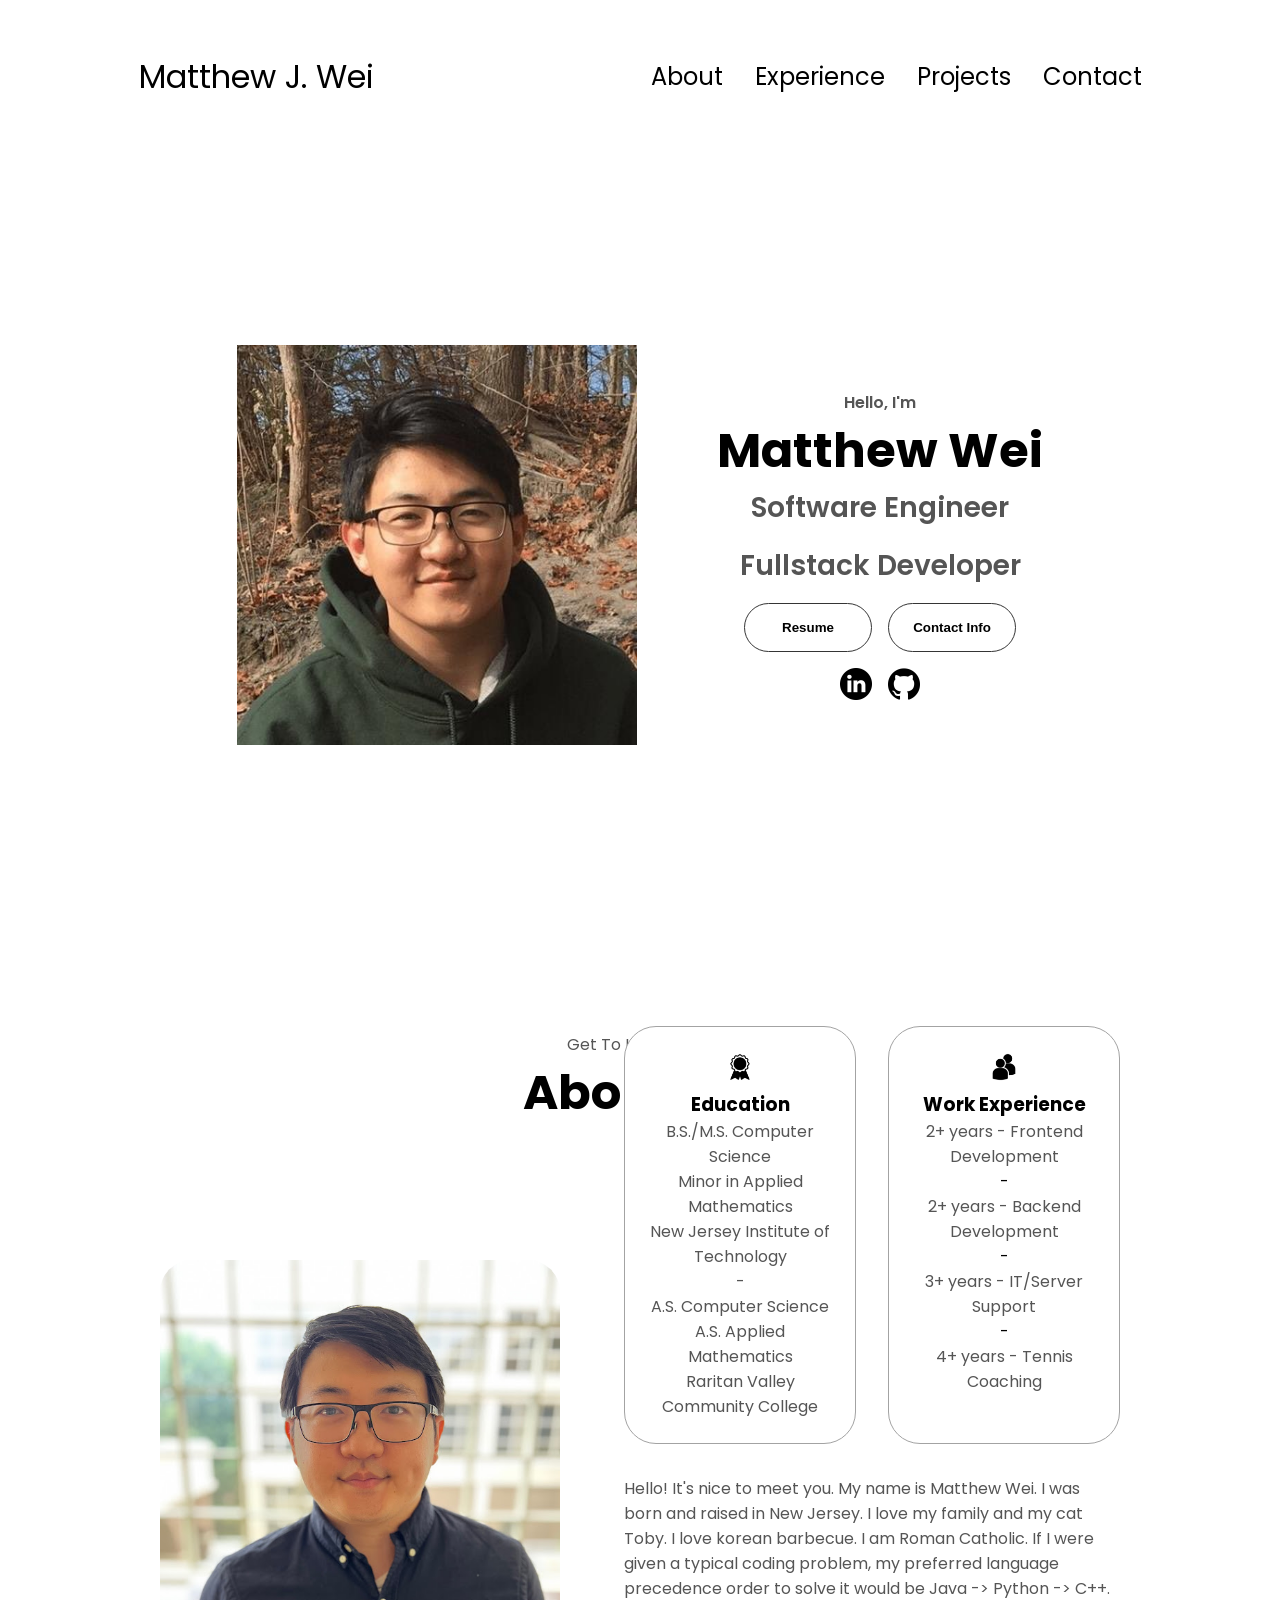
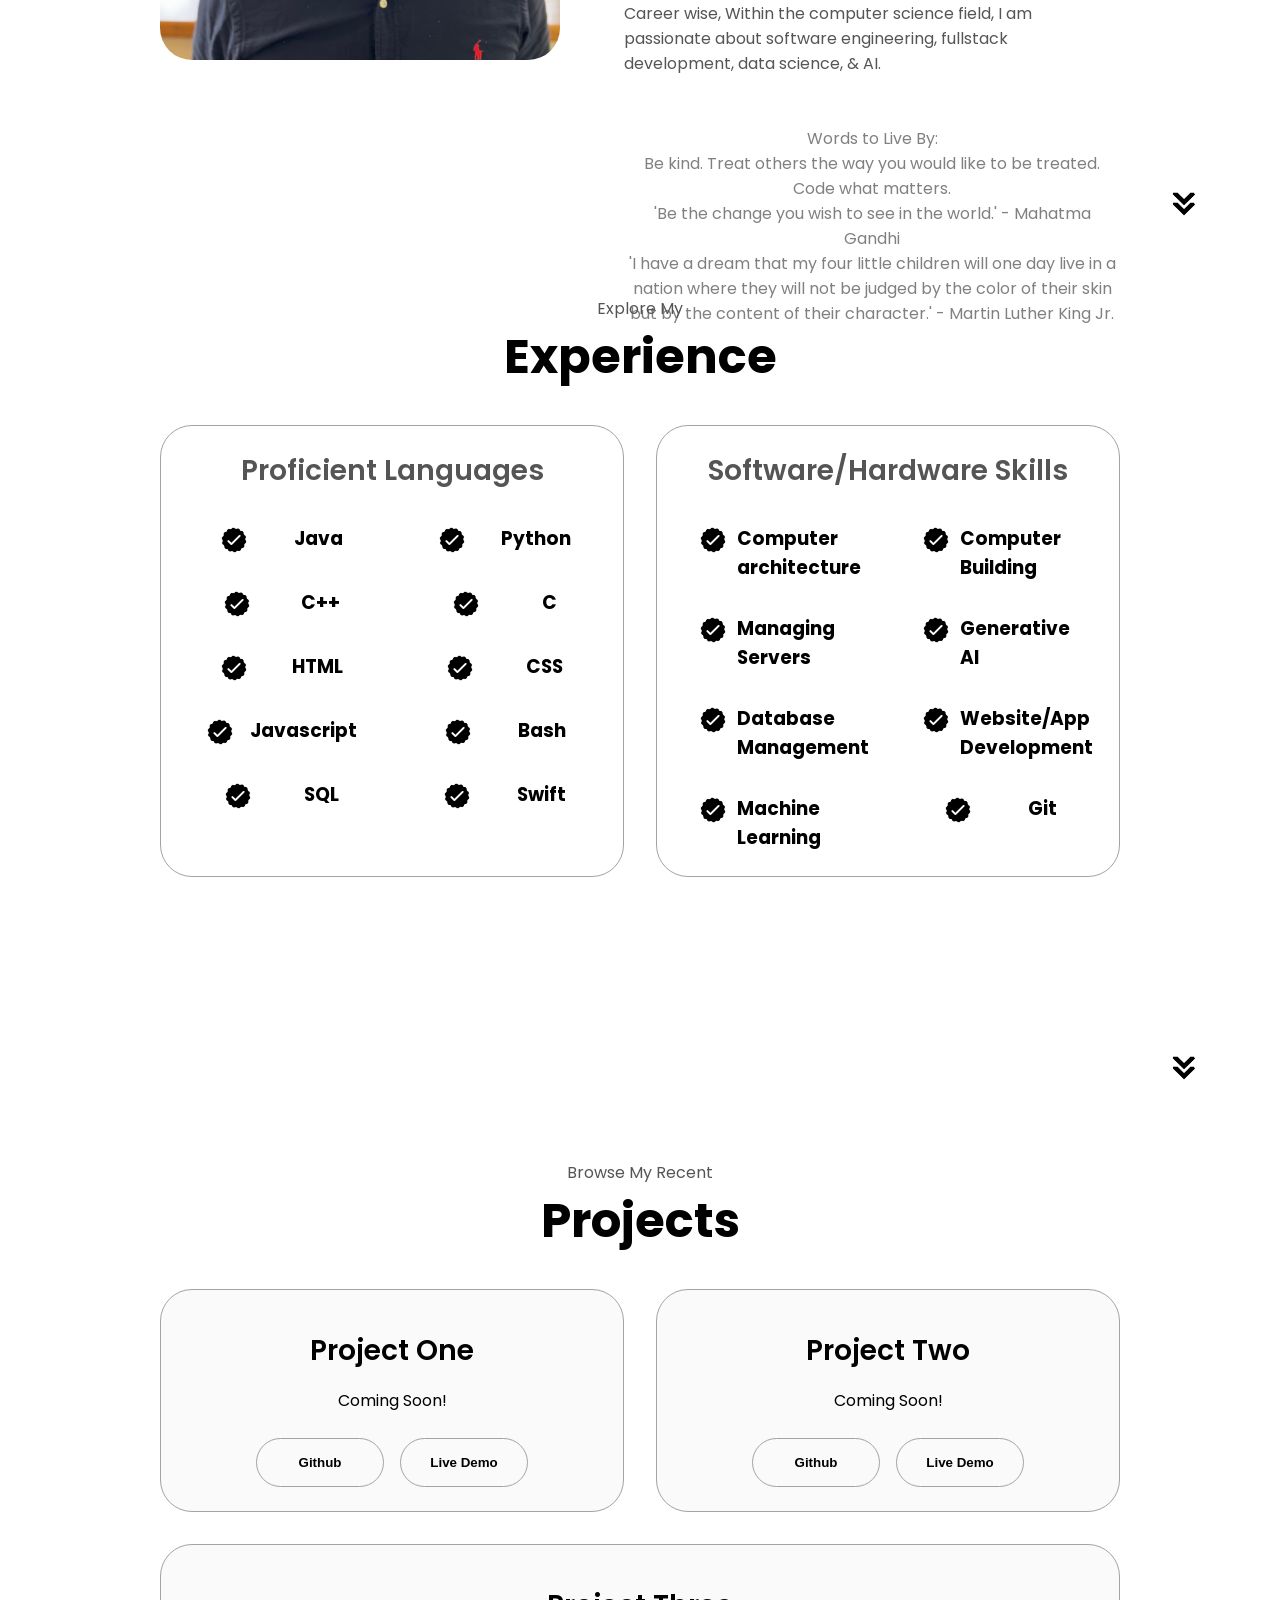
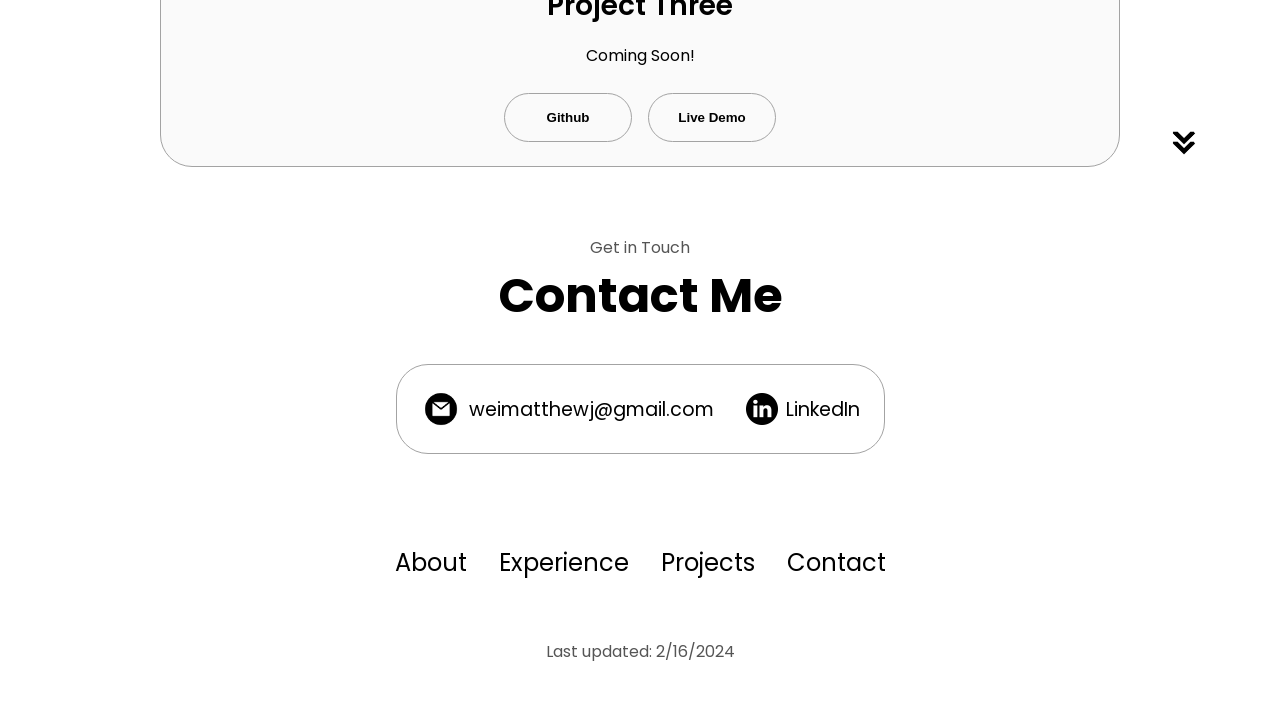
<file: index.html>
<!DOCTYPE html>
<html lang="en">
  <head>
    <meta charset="UTF-8" />
    <meta http-equiv="X-UA-Compatible" content="IE=edge" />
    <meta name="viewport" content="width=device-width, initial-scale=1.0" />
    <title>Matthew Wei's website</title>
    <link rel="stylesheet" href="style.css" />
    <link rel="stylesheet" href="mediaqueries.css" />
  </head>
  <body>
    <nav id="desktop-nav">
      <div class="logo">Matthew J. Wei</div>
      <div>
        <ul class="nav-links">
          <li><a href="#about">About</a></li>
          <li><a href="#experience">Experience</a></li>
          <li><a href="#projects">Projects</a></li>
          <li><a href="#contact">Contact</a></li>
        </ul>
      </div>
    </nav>
    <nav id="hamburger-nav">
      <div class="logo">Matthew Wei</div>
      <div class="hamburger-menu">
        <div class="hamburger-icon" onclick="toggleMenu()">
          <span></span>
          <span></span>
          <span></span>
        </div>
        <div class="menu-links">
          <li><a href="#about" onclick="toggleMenu()">About</a></li>
          <li><a href="#experience" onclick="toggleMenu()">Experience</a></li>
          <li><a href="#projects" onclick="toggleMenu()">Projects</a></li>
          <li><a href="#contact" onclick="toggleMenu()">Contact</a></li>
        </div>
      </div>
    </nav>
    <section id="profile">
      <div class="section__pic-container">
        <img src="./assets/profile-pic.jpg" alt="Profile Picture" />
      </div>
      <div class="section__text">
        <p class="section__text__p1">Hello, I'm</p>
        <h1 class="title">Matthew Wei</h1>
        <p class="section__text__p2">Software Engineer</p>
        <p class="section__text__p2">Fullstack Developer</p>
        <div class="btn-container">
          <button
            class="btn btn-color-2"
            onclick="window.open('./assets/resume.pdf')"
          >
            Resume
          </button>
          <button class="btn btn-color-2" onclick="location.href='./#contact'">
            Contact Info
          </button>
        </div>
        <div id="socials-container">
          <img
            src="./assets/linkedin.png"
            alt="My LinkedIn profile"
            class="icon"
            onclick="window.open('https://www.linkedin.com/in/matthewweij/')"
          />
          <img
            src="./assets/github.png"
            alt="My Github profile"
            class="icon"
            onclick="window.open('https://www.github.com/weimatthew')"
          />
        </div>
      </div>
    </section>
    <section id="about">
      <p class="section__text__p1">Get To Know More</p>
      <h1 class="title">About Me</h1>
      <div class="section-container">
        <div class="section__pic-container">
          <img
            src="./assets/about-pic.jpg"
            alt="Profile picture"
            class="about-pic"
          />
        </div>
        <div class="about-details-container">
          <div class="about-containers">
            <div class="details-container">
              <img
                src="./assets/experience.png"
                alt="Experience icon"
                class="icon"
              />
              <h3>Education</h3>
              <p>B.S./M.S. Computer Science <br>Minor in Applied Mathematics <br> New Jersey Institute of Technology
                <br/>- </br/> A.S. Computer Science <br/> A.S. Applied Mathematics <br/> Raritan Valley Community College
              </p>  
            </div>
            <div class="details-container">
              <img
                src="./assets/education.png"
                alt="Education icon"
                class="icon"
              />
              <h3>Work Experience</h3>
              <p>2+ years - Frontend Development</p> - <br>
              <p>2+ years - Backend Development</p> - <br>
              <p>3+ years - IT/Server Support</p> - <br>
              <p>4+ years - Tennis Coaching</p> 
            </div>
          </div>
          <div class="text-container">
            <p>
              Hello!  It's nice to meet you.  My name is Matthew Wei.  I was born and raised in New Jersey.  I love my family and my cat Toby.  I love korean barbecue.  I am Roman Catholic.
              If I were given a typical coding problem, my preferred language precedence order to solve it would be Java -> Python -> C++.  Career wise, 
              Within the computer science field, I am passionate about software engineering, fullstack development, data science, & AI.
              <center><br></br><FONT COLOR="#808080"> Words to Live By: <br> Be kind.  Treat others the way you would like to be treated.  Code what matters.  
              <br>'Be the change you wish to see in the world.' - Mahatma Gandhi </br>
              'I have a dream that my four little children will one day live in a nation where they will not be judged by the color
              of their skin but by the content of their character.' - Martin Luther King Jr. </center>
            </p></FONT>
          </div>
        </div>
      </div>
      <img
        src="./assets/arrow.png"
        alt="Arrow icon"
        class="icon arrow"
        onclick="location.href='./#experience'"
      />
    </section>
    <section id="experience">
      <p class="section__text__p1">Explore My</p>
      <h1 class="title">Experience</h1>
      <div class="experience-details-container">
        <div class="about-containers">
          <div class="details-container">
            <h2 class="experience-sub-title">Proficient Languages</h2>
            <div class="article-container">
              <article>
                <img
                  src="./assets/checkmark.png"
                  alt="Experience icon"
                  class="icon"
                />
                <div>
                  <h3>Java</h3>
                  
                </div>
              </article>
              <article>
                <img
                  src="./assets/checkmark.png"
                  alt="Experience icon"
                  class="icon"
                />
                <div>
                  <h3>Python</h3>
                  
                </div>
              </article>
              <article>
                <img
                  src="./assets/checkmark.png"
                  alt="Experience icon"
                  class="icon"
                />
                <div>
                  <h3>C++</h3>
                  
                </div>
              </article>
              <article>
                <img
                  src="./assets/checkmark.png"
                  alt="Experience icon"
                  class="icon"
                />
                <div>
                  <h3>C</h3>
                  
                </div>
              </article>
              <article>
                <img
                  src="./assets/checkmark.png"
                  alt="Experience icon"
                  class="icon"
                />
                <div>
                  <h3>HTML</h3>
                  
                </div>
              </article>
              <article>
                <img
                  src="./assets/checkmark.png"
                  alt="Experience icon"
                  class="icon"
                />
                <div>
                  <h3>CSS</h3>
                
                </div>
              </article>
              <article>
                <img
                  src="./assets/checkmark.png"
                  alt="Experience icon"
                  class="icon"
                />
                <div>
                  <h3>Javascript</h3>
                
                </div>
              </article>
              <article>
                <img
                  src="./assets/checkmark.png"
                  alt="Experience icon"
                  class="icon"
                />
                <div>
                  <h3>Bash</h3>
                
                </div>
              </article>
              <article>
                <img
                  src="./assets/checkmark.png"
                  alt="Experience icon"
                  class="icon"
                />
                <div>
                  <h3>SQL</h3>
      
                </div>
              </article>
                <article>
                  <img
                    src="./assets/checkmark.png"
                    alt="Experience icon"
                    class="icon"
                  />
                  <div>
                    <h3>Swift</h3>
                  
                  </div>
                </article>
            </div>
          </div>
          <div class="details-container">
            <h2 class="experience-sub-title">Software/Hardware Skills</h2>
            <div class="article-container">
              <article>
                <img
                  src="./assets/checkmark.png"
                  alt="Experience icon"
                  class="icon"
                />
                <div>
                  <h3>Computer architecture</h3>
                </div>
              </article>
              <article>
                <img
                  src="./assets/checkmark.png"
                  alt="Experience icon"
                  class="icon"
                />
                <div>
                  <h3>Computer Building</h3>
                </div>
              </article>
              <article>
                <img
                  src="./assets/checkmark.png"
                  alt="Experience icon"
                  class="icon"
                />
                <div>
                  <h3>Managing Servers</h3>
                </div>
              </article>
              <article>
                <img
                  src="./assets/checkmark.png"
                  alt="Experience icon"
                  class="icon"
                />
                <div>
                  <h3>Generative AI</h3>
                </div>
              </article>
              <article>
                <img
                  src="./assets/checkmark.png"
                  alt="Experience icon"
                  class="icon"
                />
                <div>
                  <h3>Database Management</h3>
                </div>
              </article>
              <article>
                <img
                  src="./assets/checkmark.png"
                  alt="Experience icon"
                  class="icon"
                />
                <div>
                  <h3>Website/App Development</h3>
                </div>
              </article>
              <article>
                <img
                  src="./assets/checkmark.png"
                  alt="Experience icon"
                  class="icon"
                />
                <div>
                  <h3>Machine Learning</h3>
                </div>
              </article>
              <article>
                <img
                  src="./assets/checkmark.png"
                  alt="Experience icon"
                  class="icon"
                />
                <div>
                  <h3>Git</h3>
                </div>
              </article>
            </div>
          </div>
        </div>
      </div>
      <img
        src="./assets/arrow.png"
        alt="Arrow icon"
        class="icon arrow"
        onclick="location.href='./#projects'"
      />
    </section>
    <section id="projects">
      <p class="section__text__p1">Browse My Recent</p>
      <h1 class="title">Projects</h1>
      <div class="experience-details-container">
        <div class="about-containers">
          <div class="details-container color-container">
            <div class="article-container">
            </div>
            <h2 class="experience-sub-title project-title">Project One</h2>
            Coming Soon! <br></br>
            <div class="btn-container">
              <button
                class="btn btn-color-2 project-btn"
                onclick="location.href='https://github.com/'"
              >
                Github
              </button>
              <button
                class="btn btn-color-2 project-btn"
                onclick="location.href='https://github.com/'"
              >
                Live Demo
              </button>
            </div>
          </div>
          <div class="details-container color-container">
            <div class="article-container">
              
            </div>
            <h2 class="experience-sub-title project-title">Project Two</h2>
            Coming Soon! <br></br>
            <div class="btn-container">
              <button
                class="btn btn-color-2 project-btn"
                onclick="location.href='https://github.com/'"
              >
                Github
              </button>
              <button
                class="btn btn-color-2 project-btn"
                onclick="location.href='https://github.com/'"
              >
                Live Demo
              </button>
            </div>
          </div>
          <div class="details-container color-container">
            <div class="article-container">
            </div>
            <h2 class="experience-sub-title project-title">Project Three</h2>
            Coming Soon! <br></br>
            <div class="btn-container">
              <button
                class="btn btn-color-2 project-btn"
                onclick="location.href='https://github.com/'"
              >
                Github
              </button>
              <button
                class="btn btn-color-2 project-btn"
                onclick="location.href='https://github.com/'"
              >
                Live Demo
              </button>
            </div>
          </div>
        </div>
      </div>
      <img
        src="./assets/arrow.png"
        alt="Arrow icon"
        class="icon arrow"
        onclick="location.href='./#contact'"
      />
    </section>
    <section id="contact">
      <p class="section__text__p1">Get in Touch</p>
      <h1 class="title">Contact Me</h1>
      <div class="contact-info-upper-container">
        <div class="contact-info-container">
          <img
            src="./assets/email.png"
            alt="Email icon"
            class="icon contact-icon email-icon"
          />
          <p><a href="mailto:weimatthewj@gmail.com">weimatthewj@gmail.com</a></p>
        </div>
        <div class="contact-info-container">
          <img
            src="./assets/linkedin.png"
            alt="LinkedIn icon"
            class="icon contact-icon"
          />
          <p><a href="https://www.linkedin.com">LinkedIn</a></p>
        </div>
      </div>
    </section>
    <footer>
      <nav>
        <div class="nav-links-container">
          <ul class="nav-links">
            <li><a href="#about">About</a></li>
            <li><a href="#experience">Experience</a></li>
            <li><a href="#projects">Projects</a></li>
            <li><a href="#contact">Contact</a></li>
          </ul>
        </div>
      </nav>
      <p>Last updated: 2/16/2024</p>
    </footer>
    <script src="script.js"></script>
  </body>
</html>
</file>
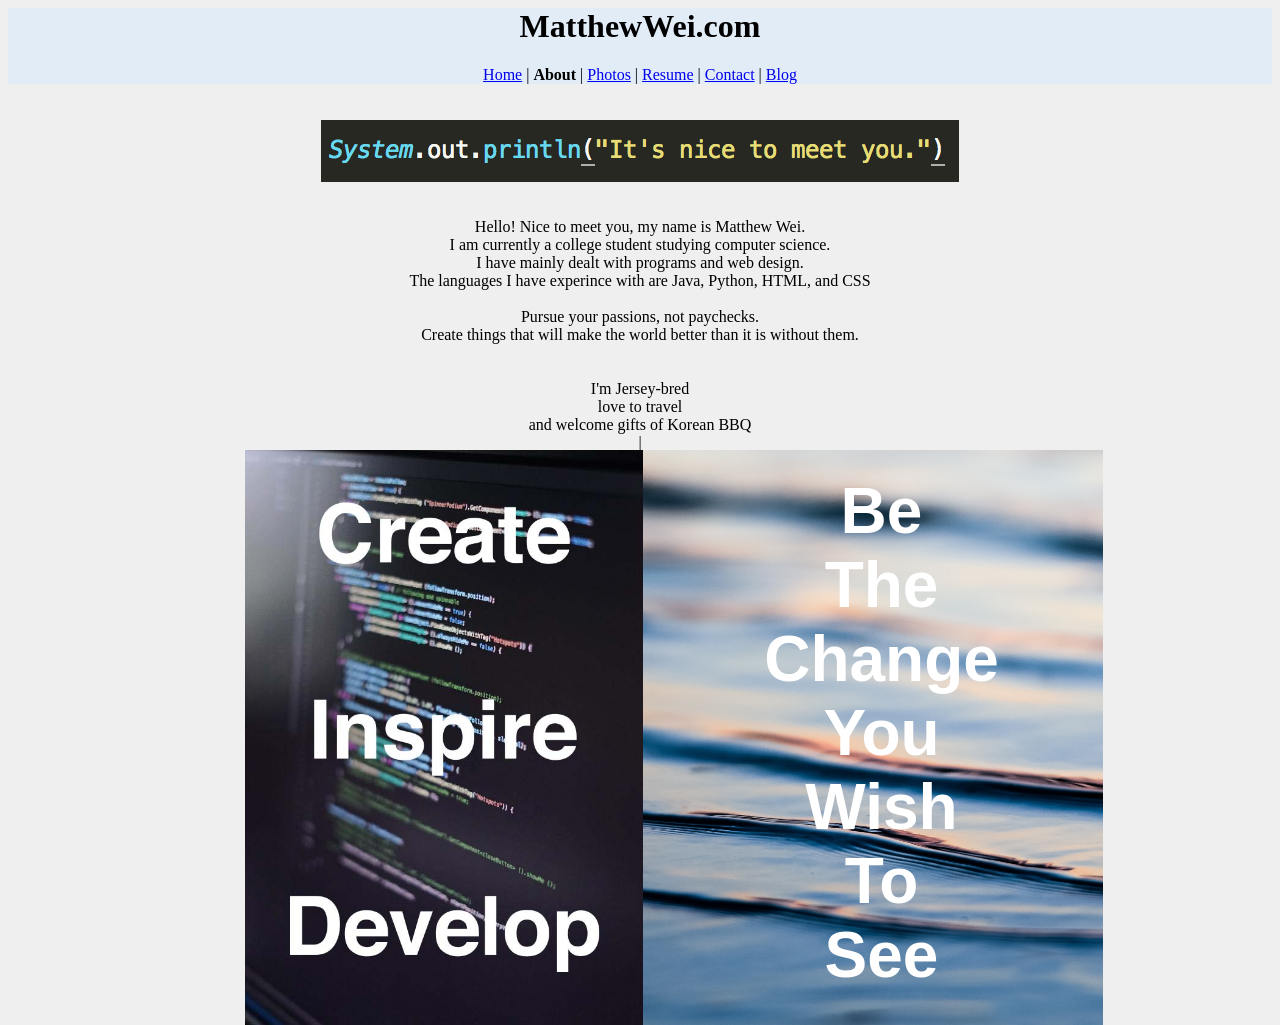
<file: about.html>
<html>
<head>
	<title>MatthewWei - About</title>
	<style>

	div.navigation {background-color: rgba(211, 234, 255, 0.5);}

	div.code {
    	position: absolute;
    	top: 450px;
    	right: 65.2%;
    	width: 200px;
    	height: 100px;
	}

	body {background-color: #EEEE}; 

	</style>

	<style>
	div.ripple {
		position: absolute;
    	top: 450px;
    	right: 40%;
    	width: 125px;
    	height: 100px;
	}

	.centered {
    position: absolute;
    top: 50%;
    left: 50%;
    transform: translate(25%, -5%);
	}

	.centered{font-family: "helvetica", brandon, helvetica, sans-serif; font-size: 400%; color: white;}

	</style>
</head>
<body>

<div class="navigation">
	
<center><h1>MatthewWei.com</h1></center>

<center>
	<a href="index.html">Home</a> | <b>About</b> | <a href ="photos.html">Photos</a> | <a href="resume.html">Resume</a> | <a href="contact.html">Contact</a> <!-- | <a href="calender.html">Calender</a>  --> | <a href="blog.html">Blog</a>

</center>

</div>

<br></br>

<center>
<img src = "nice.jpg">
</center>

<br></br>

<div class = "text1">
<center>
	Hello!  Nice to meet you, my name is Matthew Wei.  <br> I am currently a college student studying computer science.  
	<br>I have mainly dealt with programs and web design.  
	<br> The languages I have experince with are Java, Python, HTML, and CSS
	<br>
	<br> Pursue your passions, not paychecks.  
	<br>Create things that will make the world better than it is without them.

</center>
</div>

<br></br> 

<div class = "code">

	<img src = "Create.jpg" style="max-width: 400px">

</div>

<div class = "ripple">

	<img src = "ripple.jpg" style="max-width: 460px">

<center>
<b>
	<div class="centered">Be 
	<br>The 
Change 
You 
Wish <br>
To <br>
See
</div>
</b>
</center>

</div>

<div class = "text2">
<center> 
	 I'm Jersey-bred
	<br> love to travel
	<br> and welcome gifts of Korean BBQ
	<br> |
</center>
</div>



</body>
</html>
</file>
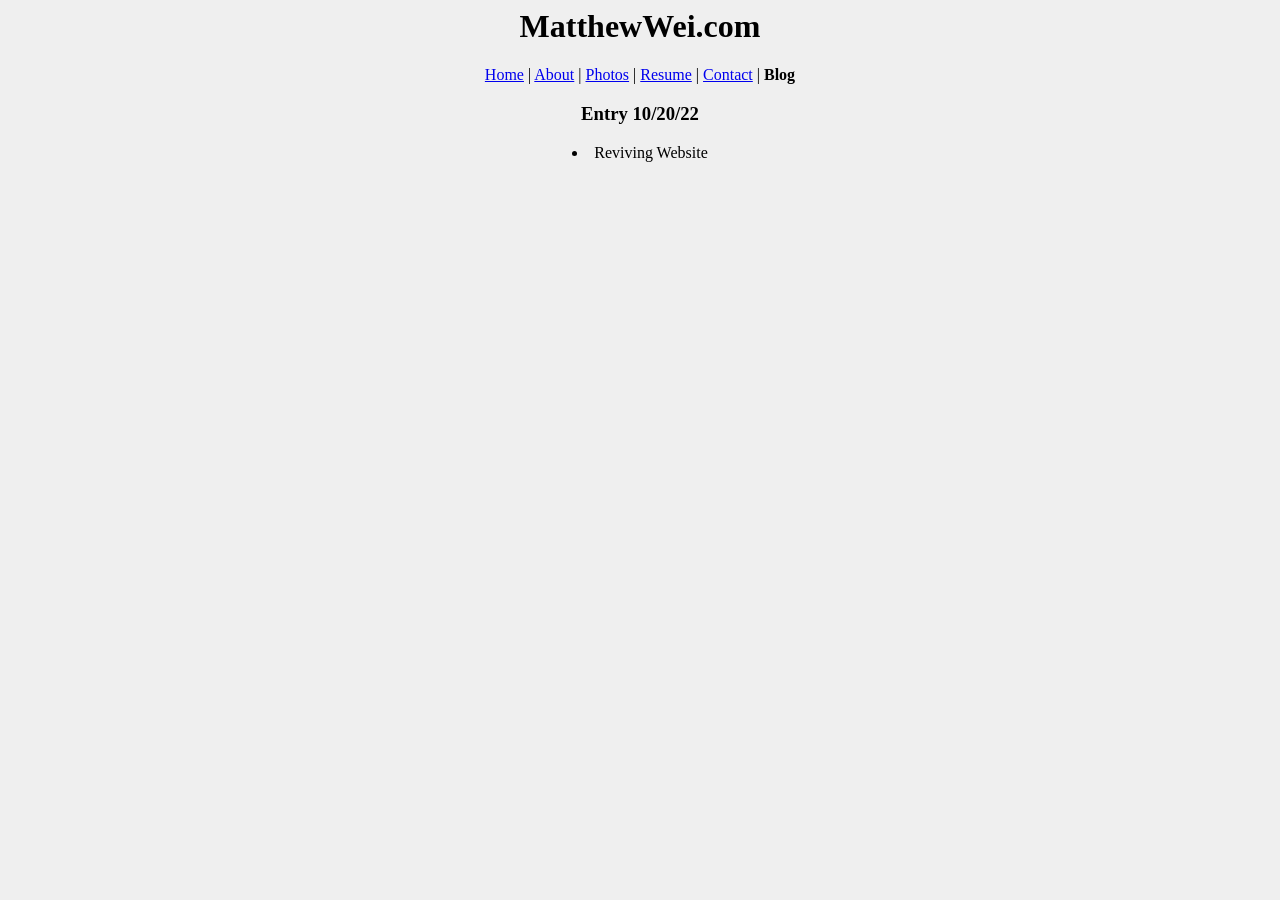
<file: blog.html>
<html>
<head>
	<title>MatthewWei - Blog</title>
	<style>
	body {background-color: #EEEE}; 
	</style>
</head>
<body>
	
<center><h1>MatthewWei.com</h1></center>

<center>
	<a href="index.html">Home</a> | <a href="about.html">About</a> | <a href ="photos.html">Photos</a> | <a href="resume.html">Resume</a> | <a href="contact.html">Contact</a> | <!-- <a href="calender.html">Calender</a> | --> <b>Blog</b>
</center>

<center>
	<b><h3>Entry 10/20/22</h3></b>
	<li> Reviving Website </li>
</center>



</body>
</file>
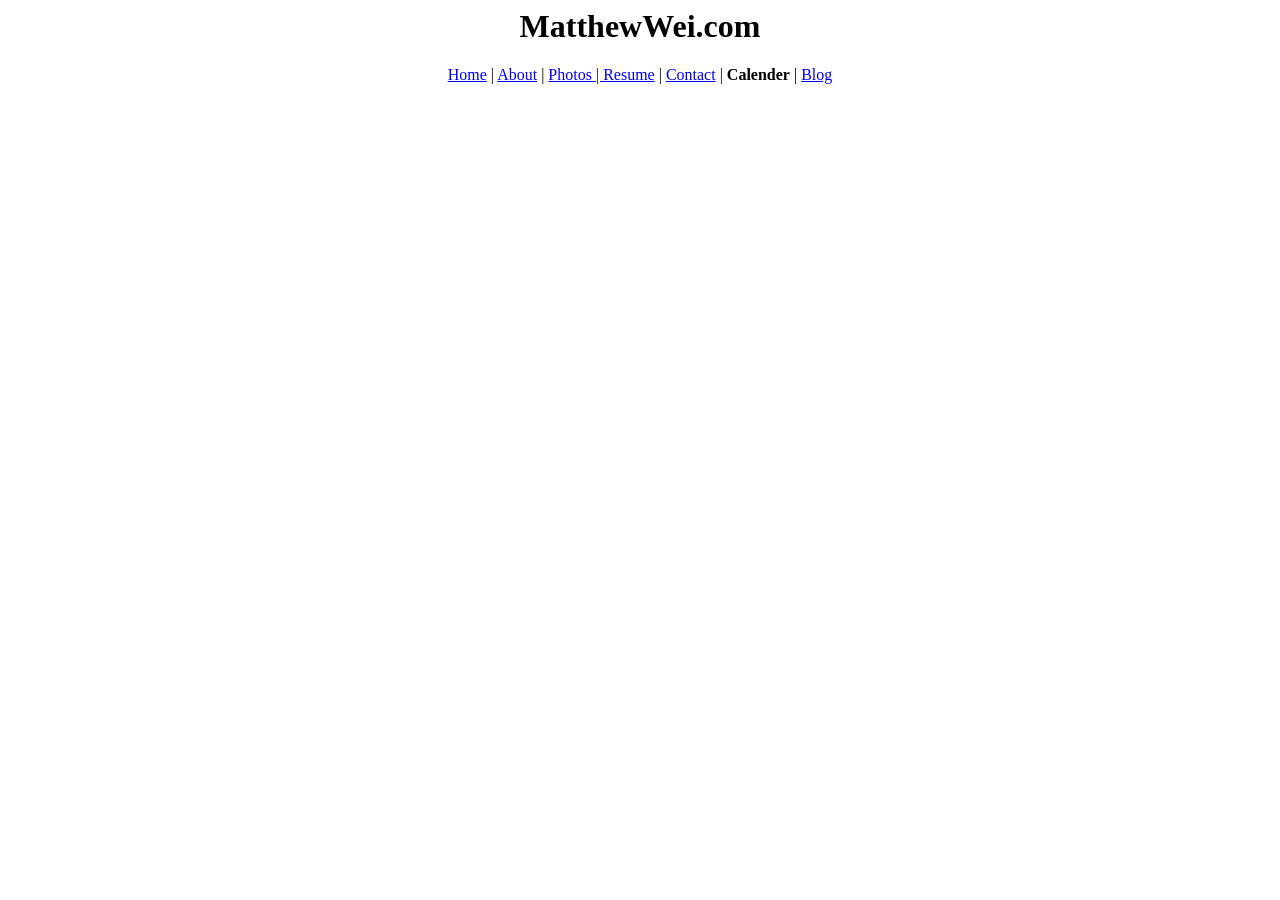
<file: calender.html>
<html>
<head>
	<title>MatthewWei - Calender</title>
</head>
<body>
	
<center><h1>MatthewWei.com</h1></center>

<center>
	<a href="index.html">Home</a> | <a href="about.html">About</a> | <a href ="photos.html">Photos</b> | <a href ="resume.html">Resume</a> | <a href="contact.html">Contact</a> | <b>Calender</b> | <a href="blog.html">Blog</a>

</center>

<iframe src="https://calendar.google.com/calendar/embed?height=600&amp;wkst=1&amp;bgcolor=%23FFFFFF&amp;src=mwei913%40gmail.com&amp;color=%23875509&amp;ctz=America%2FNew_York" style="border-width:0" width="800" height="600" frameborder="0" scrolling="no"></iframe>

</body>
</html>
</file>
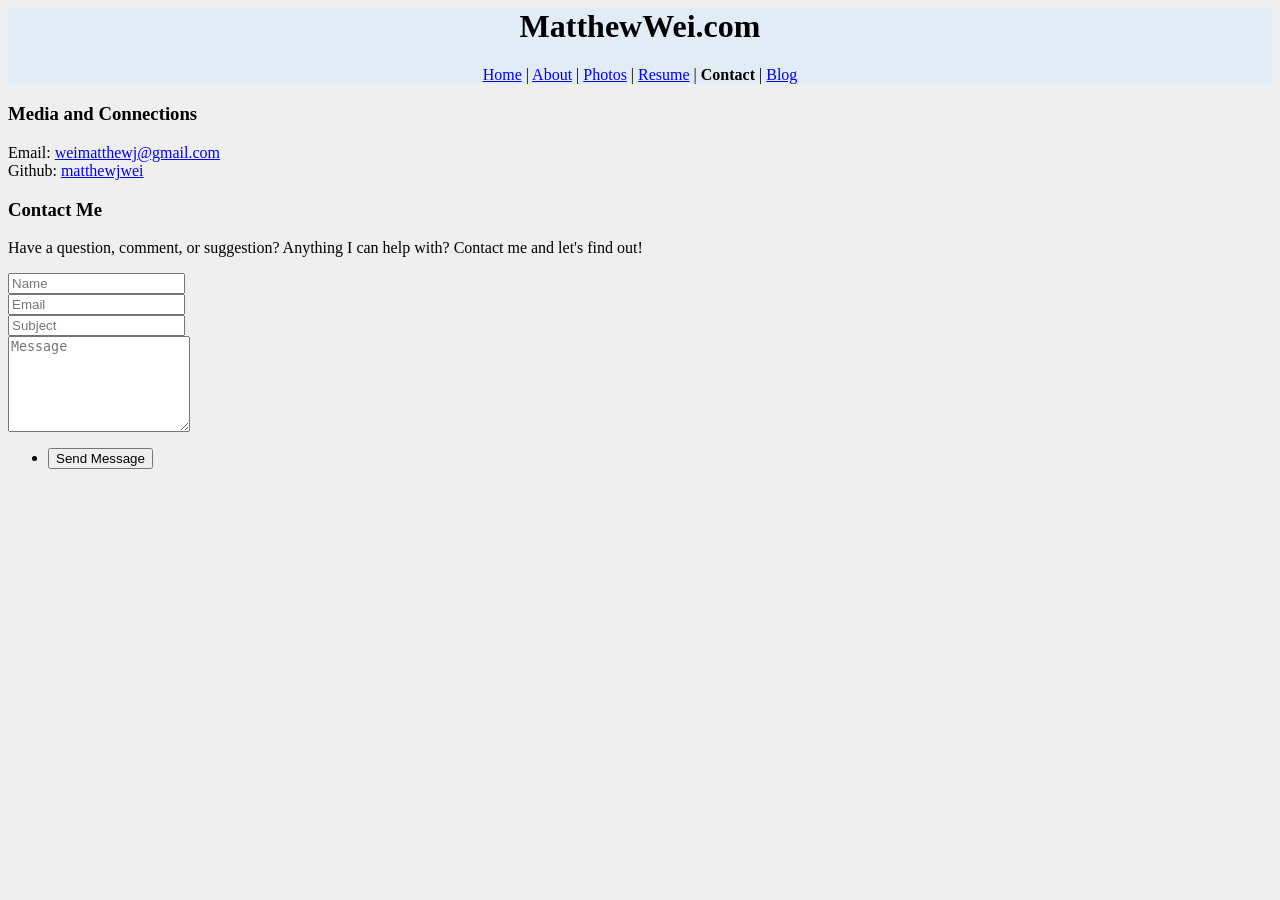
<file: contact.html>
<html>
<head>
	<title>MatthewWei - Contact</title>
    <style>
    div.navigation {background-color: rgba(211, 234, 255, 0.5);}
    body {background-color: #EEEE}; 
    </style>
</head>
<body>
	
    <div class = "navigation">

<center><h1>MatthewWei.com</h1></center>

<center>
    <a href="index.html">Home</a> | <a href="about.html">About</a> | <a href ="photos.html">Photos</a> | <a href="resume.html">Resume</a> | <b>Contact</b> <!-- | <a href="calender.html">Calender</a> -->| <a href="blog.html">Blog</a>

</center>

</div>

<h3>Media and Connections</h3>
Email: <a href = "weimatthewj@gmail.com">weimatthewj@gmail.com</a></br>
Github: 

<a tabindex="0" class="jss83 jss68 jss81 jss116" role="button" href="https://github.com/matthewjwei"><span class="jss69"><span aria-hidden="true" class="fa fa-github fa-2x jss117"></span>matthewjwei</span><span class="jss86"></span></a>



<h3>Contact Me</h3>

<p>Have a question, comment, or suggestion?  Anything I can help with?  Contact me and let's find out!</p>
<form method="post" action="https://formspree.io/mwei913@gmail.com">
    <div class="row uniform">
        <div class="6u 12u(xsmall)"><input type="text" name="name" id="name" placeholder="Name" /></div>
        <div class="6u 12u(xsmall)"><input type="email" name="email" id="email" placeholder="Email" /></div>
    </div>
    <div class="row uniform">
        <div class="12u"><input type="text" name="subject" id="subject" placeholder="Subject" /></div>
    </div>
    <div class="row uniform">
        <div class="12u"><textarea name="message" id="message" placeholder="Message" rows="6"></textarea></div>
    </div>
    <div class="row uniform">
    	<div class="12u">
            <ul class="actions">
                <li><input type="submit" class="special" value="Send Message" /></li>
            </ul>
        </div>
    </div>
</form>

</body>
</html>
</file>
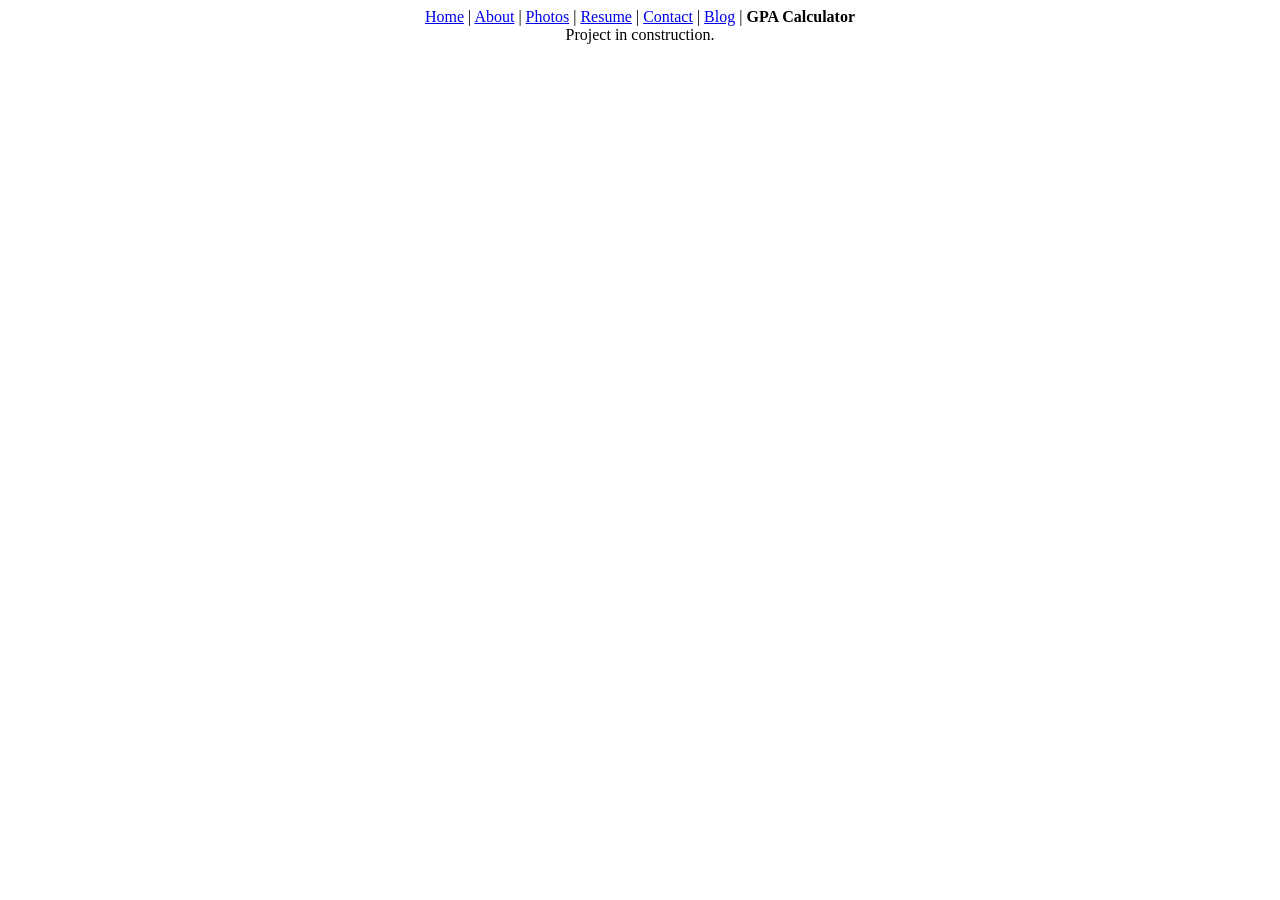
<file: gpacalc.html>
<html>

<head>
		<title>MatthewWei - Home</title>
</head>

<body>

<center>
	<a href="index.html">Home</a> | <a href="about.html">About</a> | <a href ="photos.html">Photos</a> | <a href="resume.html">Resume</a> | <a href="contact.html">Contact</a> <!-- | <a href="calender.html">Calender</a> -->| <a href="blog.html">Blog</a> | <b>GPA Calculator</b>
</center>

<center>
	Project in construction.  
</center>

</body>

</html>
</file>
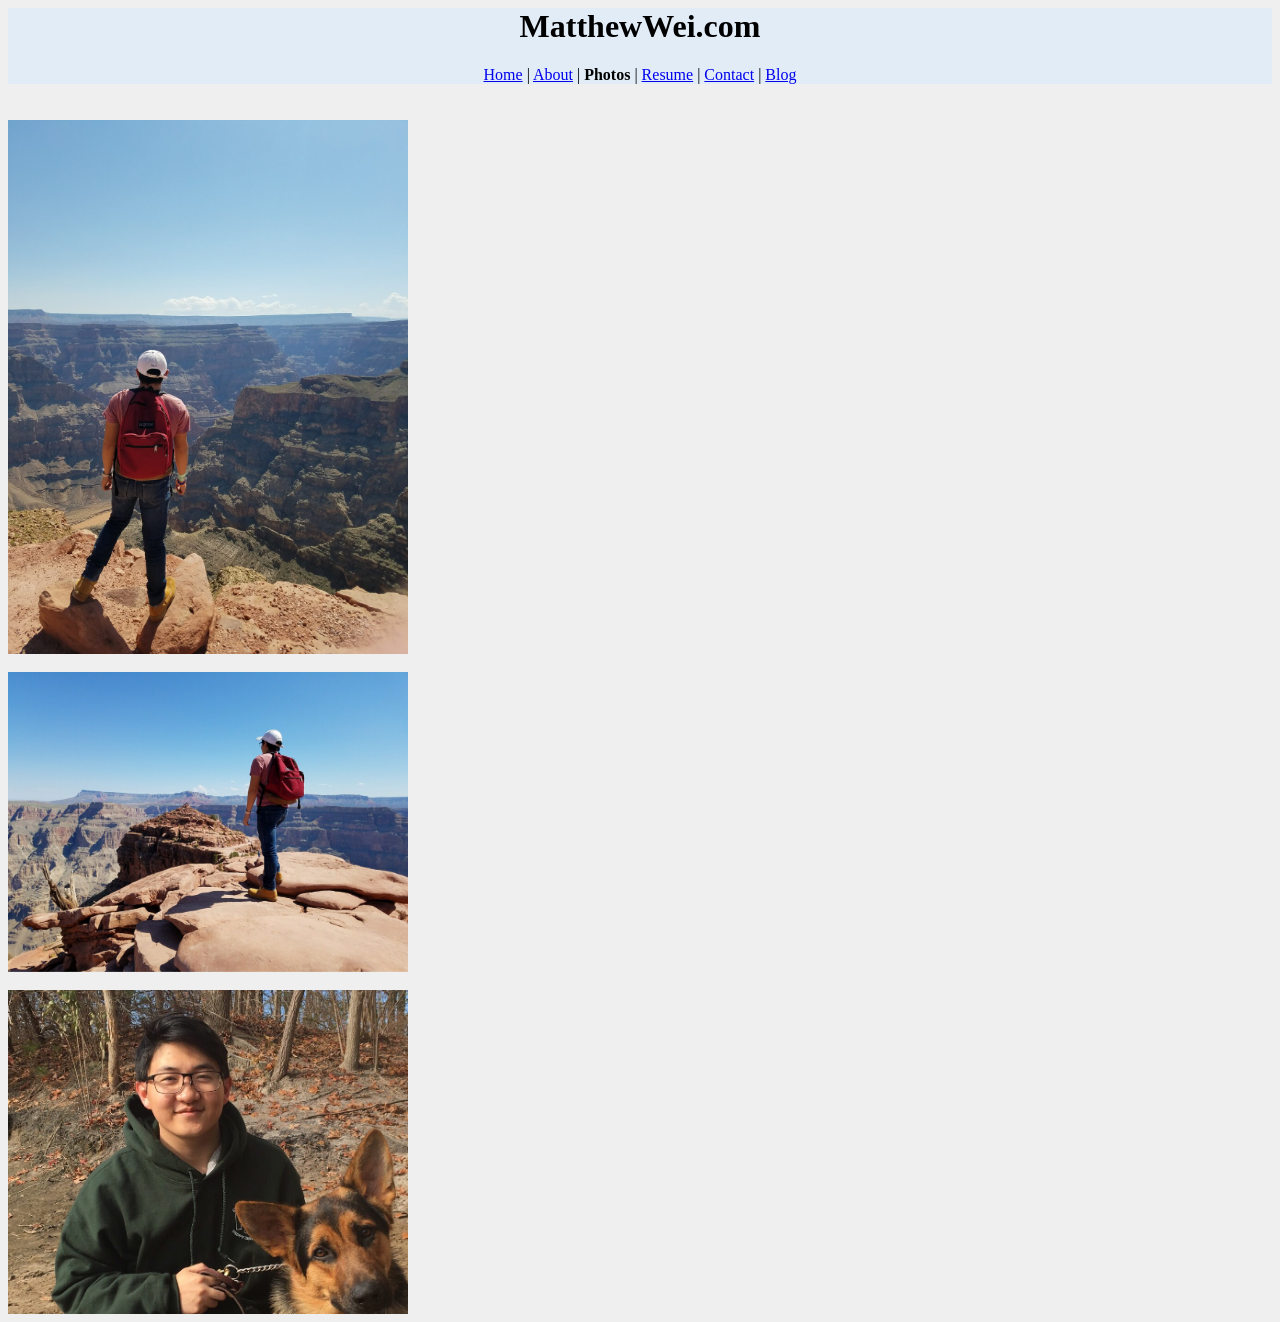
<file: photos.html>
<html>
<head>
	<title>MatthewWei - Photos</title>
	<style>
		div.navigation {background-color: rgba(211, 234, 255, 0.5);}
		body {background-color: #EEEE}; 
	</style>
</head>
<body>
	
<div class="navigation">

<center><h1>MatthewWei.com</h1></center>

<center>
	<a href="index.html">Home</a> | <a href="about.html">About</a> | <b>Photos</b> | <a href ="resume.html">Resume</a> | <a href="contact.html">Contact</a> <!-- | <a href="calender.html">Calender</a> -->| <a href="blog.html">Blog</a> 

</center>

</div>

<br></br>

<img src="picture.jpg" style="max-width: 400px;">

<br></br>

<img src="grand_canyon.jpg" style="max-width: 400px">

<br></br>

<img src="Zajac.png" style="max-width: 400px">


</body>
</html>
</file>
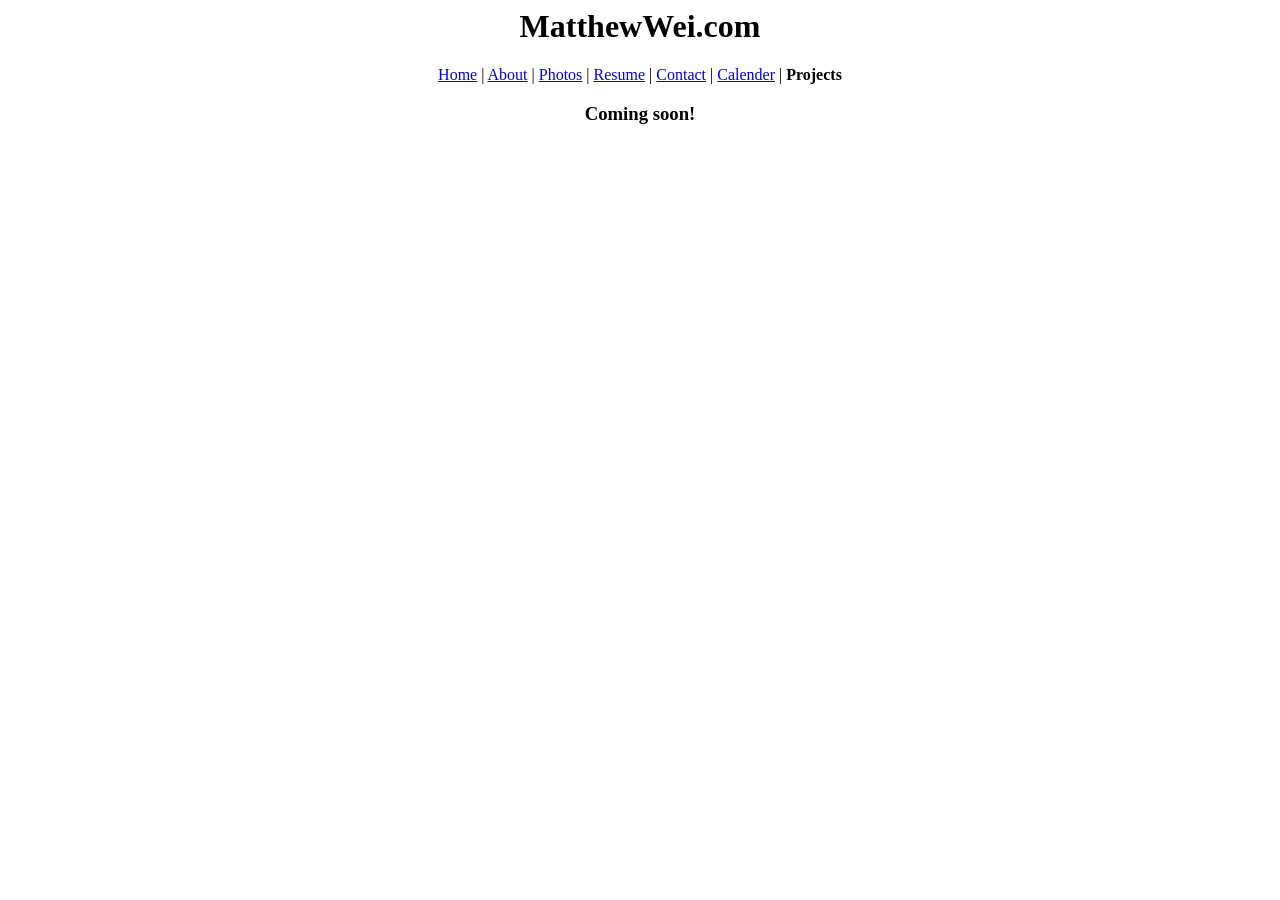
<file: projects.html>
<html>
<head>
	<title>MatthewWei - Projects</title>
</head>
<body>
	
<center><h1>MatthewWei.com</h1></center>

<center>
	<a href="index.html">Home</a> | <a href="about.html">About</a> | <a href ="photos.html">Photos</a> | <a href="resume.html">Resume</a> | <a href="contact.html">Contact</a> | <a href="calender.html">Calender</a> | <b>Projects</b>
</center>

<center>
	<h3>Coming soon!</h3>
</center>
</file>
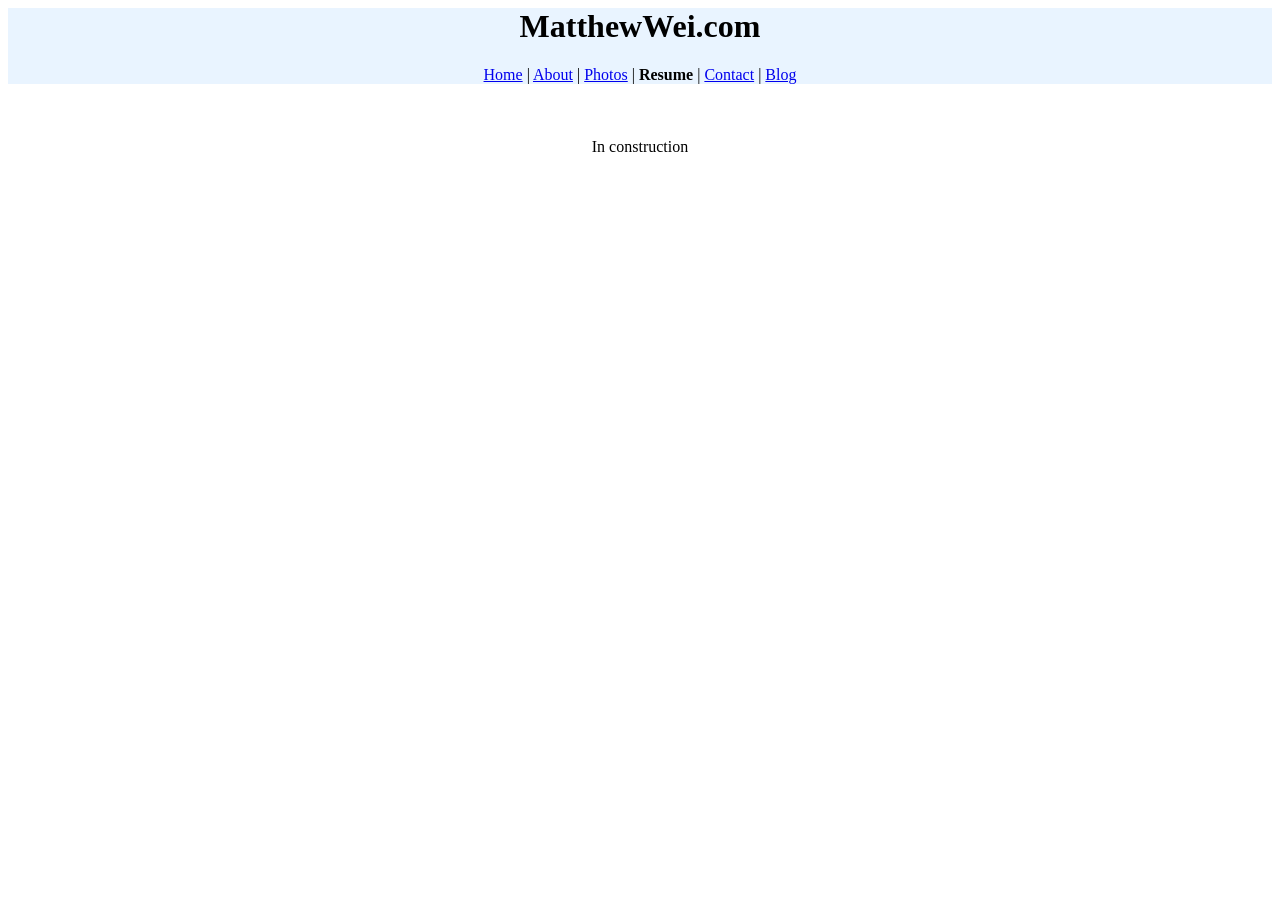
<file: resume.html>
<html>
<head>
	<title>MatthewWei - Resume</title>
	<style>
	div.navigation {background-color: rgba(211, 234, 255, 0.5);}
	</style>
</head>
<body>
	
	<div class = "navigation">

<center><h1>MatthewWei.com</h1></center>


<center>
	<a href="index.html">Home</a> | <a href="about.html">About</a> | <a href ="photos.html">Photos</a> | <b>Resume</b> | <a href="contact.html">Contact</a> <!-- | <a href="calender.html">Calender</a> -->| <a href="blog.html">Blog</a> 
</center>

	</div>
<br><br><br>
	<center> In construction </center>
<!-- 
<br>


	<div style="padding-left: 175px"> 
		<b><font size="3">MATTHEW WEI</font></b>
	</div>
	<div style="padding-left: 100px"> 
	<a href = "weimatthewj@gmail.com">weimatthewj@gmail.com</a> ▪ 908-842-3684
	</div>


<br>


	<b><u><font size="3">EDUCATION___________________________________________________</font></u></b> <br>

		<br>Raritan Valley Community College 2018-present</br>
			<div style="padding-left: 25px"> 
				<li>Computer Science Degree AS</li>
			</div>
		Rutgers University, New Brunswick 2017-2018
			<div style="padding-left: 25px"> 
				<li>Computer Science Major BS</li>
			</div>
		


	<br>


	<b><u><font size="3">ACTIVITIES & EXPERIENCE____________________________________</font></u></b> <br>
		<br>Tennis (2007-2018)</br>
			<div style="padding-left: 25px"> 
				<li>Hillsborough High School Tennis Team 2013-2017</li> </div>
			<div style="padding-left: 25px"> 
				<li>Team Captain of JV Team</li> </div>
		Karate (2010-2018)
			<div style="padding-left: 25px"> 
				<li>Cultivates fitness, defense, and preperation for life threatening situations </li> </div>
			<div style="padding-left: 25px"> 
				<li>Develops values, disciplines, and morals</li> </div>
		Mock Trial</br>
			<div style="padding-left: 25px"> 
				<li>Competed against other high schools in the NJSBA Mock Trial Competition</li> </div>
			<div style="padding-left: 25px"> 
				<li>Annual artificial case to be debated between the prosecution and defense</li> </div>
		St. Joseph's Youth Group (4 hours/week)
			<div style="padding-left: 25px"> 
				<li>Volunteered at various soup kitchens, senior citizens, and other facilities</li></div>
			<div style="padding-left: 25px"> 
				<li>Summer 2017 service trip Catholic Heart Work Camp to Nashville, Tennessee</li> </div>
			<div style="padding-left: 25px"> 
				<li>Built a closer relationship with God and connected the community around us</li> </div>
		Rutgers University Seeing Eye Puppy Raising Club (2017-2018)
			<div style="padding-left: 25px"> 
				<li>Sitter</li> </div>
			<div style="padding-left: 25px"> 
				<li>Raised puppies to become guide dogs to assist the blind for The Seeing Eye</li> </div>
		RVCC Computer Science Club 
			<div style="padding-left: 25px"> 
				<li> Vice President </li>
				<li> Working on various projects </li>
				<li>Creating an app for Raritan Valley Community College</li>
				</div>

	<br>

	<b><u><font size="3">WORK_________________________________________________________</font></u></b> <br>
		<br>Raritan Valley Community College Technology Services</br>
			<div style="padding-left: 25px"> 
				<li> Student Technology Aide </li></div>
			<div style="padding-left: 25px"> 
				<li> Help run, fix, organize, and operate the school's technology including email, website, server, and hardware </li></div>	
 -->

			


</body>
</html>
</file>
<file: style.css>
/* GENERAL */

@import url("https://fonts.googleapis.com/css2?family=Poppins:wght@300;400;500;600&display=swap");

* {
  margin: 0;
  padding: 0;
}

body {
  font-family: "Poppins", sans-serif;
}

html {
  scroll-behavior: smooth;
}

p {
  color: rgb(85, 85, 85);
}

/* TRANSITION */

a,
.btn {
  transition: all 300ms ease;
}

/* DESKTOP NAV */

nav,
.nav-links {
  display: flex;
}

nav {
  justify-content: space-around;
  align-items: center;
  height: 17vh;
}

.nav-links {
  gap: 2rem;
  list-style: none;
  font-size: 1.5rem;
}

a {
  color: black;
  text-decoration: none;
  text-decoration-color: white;
}

a:hover {
  color: grey;
  text-decoration: underline;
  text-underline-offset: 1rem;
  text-decoration-color: rgb(181, 181, 181);
}

.logo {
  font-size: 2rem;
}

.logo:hover {
  cursor: default;
}

/* HAMBURGER MENU */

#hamburger-nav {
  display: none;
}

.hamburger-menu {
  position: relative;
  display: inline-block;
}

.hamburger-icon {
  display: flex;
  flex-direction: column;
  justify-content: space-between;
  height: 24px;
  width: 30px;
  cursor: pointer;
}

.hamburger-icon span {
  width: 100%;
  height: 2px;
  background-color: black;
  transition: all 0.3 ease-in-out;
}

.menu-links {
  position: absolute;
  top: 100%;
  right: 0;
  background-color: white;
  width: fit-content;
  max-height: 0;
  overflow: hidden;
  transition: all 0.3 ease-in-out;
}

.menu-links a {
  display: block;
  padding: 10px;
  text-align: center;
  font-size: 1.5rem;
  color: black;
  text-decoration: none;
  transition: all 0.3 ease-in-out;
}

.menu-links li {
  list-style: none;
}

.menu-links.open {
  max-height: 300px;
}

.hamburger-icon.open span:first-child {
  transform: rotate(45deg) translate(10px, 5px);
}

.hamburger-icon.open span:nth-child(2) {
  opacity: 0;
}

.hamburger-icon.open span:last-child {
  transform: rotate(-45deg) translate(10px, -5px);
}

.hamburger-icon span:first-child {
  transform: none;
}

.hamburger-icon span:first-child {
  opacity: 1;
}

.hamburger-icon span:first-child {
  transform: none;
}

/* SECTIONS */

section {
  padding-top: 4vh;
  height: 96vh;
  margin: 0 10rem;
  box-sizing: border-box;
  min-height: fit-content;
}

.section-container {
  display: flex;
}

/* PROFILE SECTION */

#profile {
  display: flex;
  justify-content: center;
  gap: 5rem;
  height: 80vh;
}

.section__pic-container {
  display: flex;
  height: 400px;
  width: 400px;
  margin: auto 0;
}

.section__text {
  align-self: center;
  text-align: center;
}

.section__text p {
  font-weight: 600;
}

.section__text__p1 {
  text-align: center;
}

.section__text__p2 {
  font-size: 1.75rem;
  margin-bottom: 1rem;
}

.title {
  font-size: 3rem;
  text-align: center;
}

#socials-container {
  display: flex;
  justify-content: center;
  margin-top: 1rem;
  gap: 1rem;
}

/* ICONS */

.icon {
  cursor: pointer;
  height: 2rem;
}

/* BUTTONS */

.btn-container {
  display: flex;
  justify-content: center;
  gap: 1rem;
}

.btn {
  font-weight: 600;
  transition: all 300ms ease;
  padding: 1rem;
  width: 8rem;
  border-radius: 2rem;
}

.btn-color-1,
.btn-color-2 {
  border: rgb(53, 53, 53) 0.1rem solid;
}

.btn-color-1:hover,
.btn-color-2:hover {
  cursor: pointer;
}

.btn-color-1,
.btn-color-2:hover {
  background: rgb(53, 53, 53);
  color: white;
}

.btn-color-1:hover {
  background: rgb(0, 0, 0);
}

.btn-color-2 {
  background: none;
}

.btn-color-2:hover {
  border: rgb(255, 255, 255) 0.1rem solid;
}

.btn-container {
  gap: 1rem;
}

/* ABOUT SECTION */

#about {
  position: relative;
}

.about-containers {
  gap: 2rem;
  margin-bottom: 2rem;
  margin-top: 2rem;
}

.about-details-container {
  justify-content: center;
  flex-direction: column;
}

.about-containers,
.about-details-container {
  display: flex;
}

.about-pic {
  border-radius: 2rem;
}

.arrow {
  position: absolute;
  right: -5rem;
  bottom: 2.5rem;
}

.details-container {
  padding: 1.5rem;
  flex: 1;
  background: white;
  border-radius: 2rem;
  border: rgb(53, 53, 53) 0.1rem solid;
  border-color: rgb(163, 163, 163);
  text-align: center;
  width: 300px;
}

.section-container {
  gap: 4rem;
  height: 80%;
}

.section__pic-container {
  height: 400px;
  width: 400px;
  margin: auto 0;
}

/* EXPERIENCE SECTION */

#experience {
  position: relative;
}

.experience-sub-title {
  color: rgb(85, 85, 85);
  font-weight: 600;
  font-size: 1.75rem;
  margin-bottom: 2rem;
}

.experience-details-container {
  display: flex;
  justify-content: center;
  flex-direction: column;
}

.article-container {
  display: flex;
  text-align: initial;
  flex-wrap: wrap;
  flex-direction: row;
  gap: 2.0rem;
  justify-content: space-around;
}

article {
  display: flex;
  width: 10rem;
  justify-content: space-around;
  gap: 0.5rem;
}

article .icon {
  cursor: default;
}

/* PROJECTS SECTION */

#projects {
  position: relative;
}

.color-container {
  border-color: rgb(163, 163, 163);
  background: rgb(250, 250, 250);
}

.project-img {
  border-radius: 2rem;
  width: 90%;
  height: 90%;
}

.project-title {
  margin: 1rem;
  color: black;
}

.project-btn {
  color: black;
  border-color: rgb(163, 163, 163);
}

/* CONTACT */

#contact {
  display: flex;
  justify-content: center;
  flex-direction: column;
  height: 70vh;
}

.contact-info-upper-container {
  display: flex;
  justify-content: center;
  border-radius: 2rem;
  border: rgb(53, 53, 53) 0.1rem solid;
  border-color: rgb(163, 163, 163);
  background: (250, 250, 250);
  margin: 2rem auto;
  padding: 0.5rem;
}

.contact-info-container {
  display: flex;
  align-items: center;
  justify-content: center;
  gap: 0.5rem;
  margin: 1rem;
}

.contact-info-container p {
  font-size: larger;
}

.contact-icon {
  cursor: default;
}

.email-icon {
  height: 2.5rem;
}

/* FOOTER SECTION */

footer {
  height: 26vh;
  margin: 0 1rem;
}

footer p {
  text-align: center;
}
</file>
<file: mediaqueries.css>
@media screen and (max-width: 1400px) {
  #profile {
    height: 83vh;
    margin-bottom: 6rem;
  }
  .about-containers {
    flex-wrap: wrap;
  }
  #contact,
  #projects {
    height: fit-content;
  }
}

@media screen and (max-width: 1200px) {
  #desktop-nav {
    display: none;
  }
  #hamburger-nav {
    display: flex;
  }
  #experience,
  .experience-details-container {
    margin-top: 2rem;
  }
  #profile,
  .section-container {
    display: block;
  }
  .arrow {
    display: none;
  }
  section,
  .section-container {
    height: fit-content;
  }
  section {
    margin: 0 5%;
  }
  .section__pic-container {
    width: 275px;
    height: 275px;
    margin: 0 auto 2rem;
  }
  .about-containers {
    margin-top: 0;
  }
}

@media screen and (max-width: 600px) {
  #contact,
  footer {
    height: 40vh;
  }
  #profile {
    height: 83vh;
    margin-bottom: 0;
  }
  article {
    font-size: 1rem;
  }
  footer nav {
    height: fit-content;
    margin-bottom: 2rem;
  }
  .about-containers,
  .contact-info-upper-container,
  .btn-container {
    flex-wrap: wrap;
  }
  .contact-info-container {
    margin: 0;
  }
  .contact-info-container p,
  .nav-links li a {
    font-size: 1rem;
  }
  .experience-sub-title {
    font-size: 1.25rem;
  }
  .logo {
    font-size: 1.5rem;
  }
  .nav-links {
    flex-direction: column;
    gap: 0.5rem;
    text-align: center;
  }
  .section__pic-container {
    width: auto;
    height: 46vw;
    justify-content: center;
  }
  .section__text__p2 {
    font-size: 1.25rem;
  }
  .title {
    font-size: 2rem;
  }
  .text-container {
    text-align: justify;
  }
}
</file>
